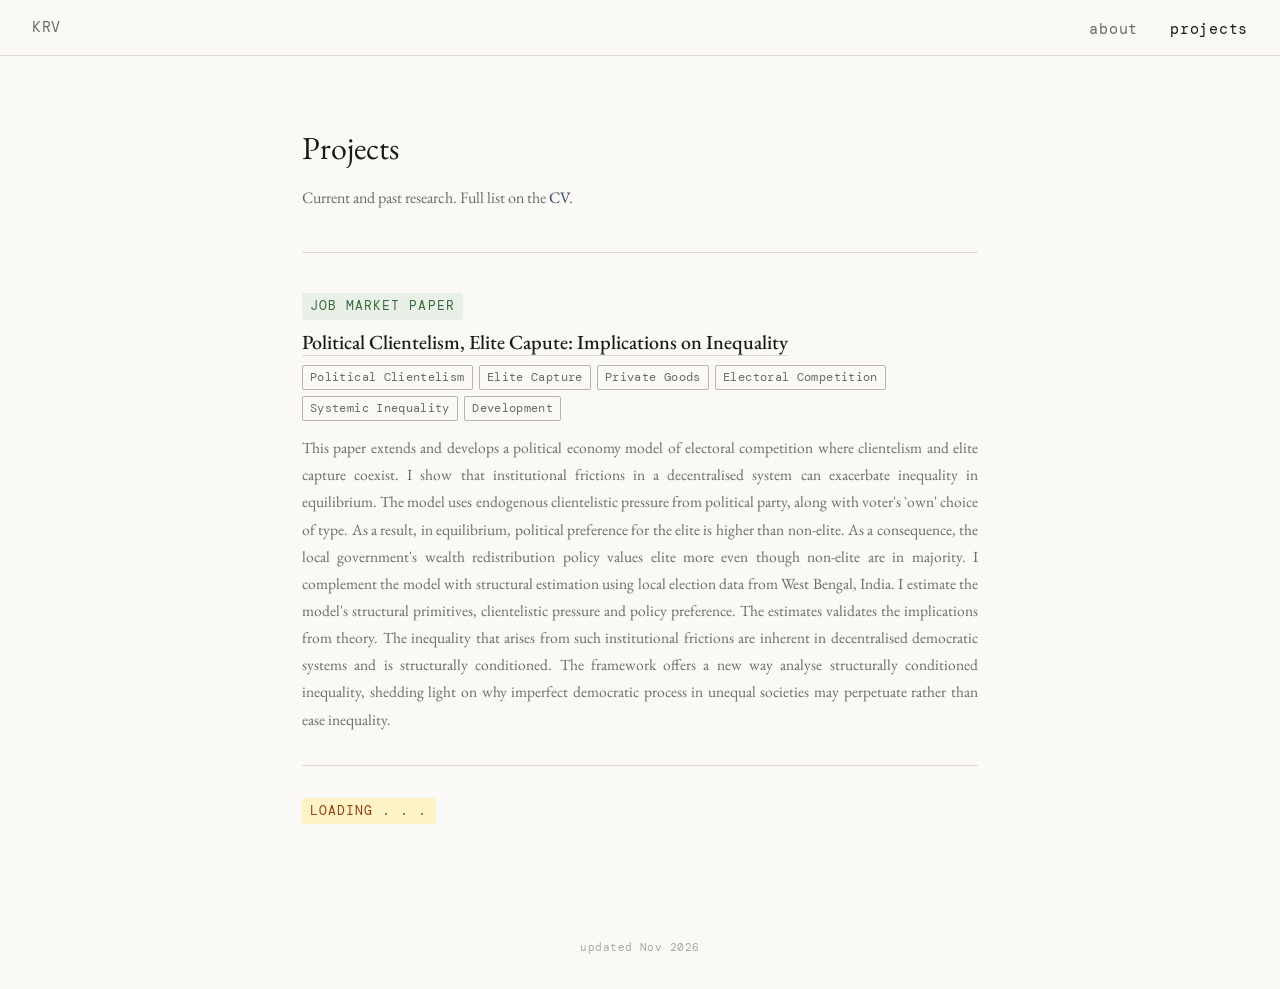
<file: projects.html>
<!DOCTYPE html>
<html lang="en">
<head>
  <meta charset="UTF-8" />
  <meta name="viewport" content="width=device-width, initial-scale=1.0"/>
  <title>Projects — Kabir R. Vaidya</title>
  <link rel="stylesheet" href="style.css" />
</head>
<body>

<nav>
  <a href="index.html" class="nav-name">KRV</a>
  <ul class="nav-links">
    <li><a href="index.html">about</a></li>
    <!-- <li><a href="cv.html">cv</a></li> -->
    <li><a href="projects.html" class="active">projects</a></li>
  </ul>
</nav>

<main class="container">

  <div class="page-header">
      <div>
        <h1>Projects</h1>
        <p>Current and past research. Full list on the <a href="cv.pdf">CV</a>.</p>
      </div>
 </div>

  <div class="project-list">

      <!-- ======== JOB MARKET PAPER ======== -->
      <div class="project">
        <div class="project-meta">
          <span class="project-status status-active">job market paper</span>
      </div>
        <h2><a href="Job_Market_Paper.pdf" target="_blank" rel="noopener" style="color: inherit; text-decoration: none; border-bottom: 1px solid var(--rule);">Political Clientelism, Elite Capute: Implications on Inequality</a></h2>
        <div class="project-tags">
            <span class="tag">Political Clientelism</span>
            <span class="tag">Elite Capture</span>
            <span class="tag">Private Goods</span>
            <span class="tag">Electoral Competition</span>
            <span class="tag">Systemic Inequality</span>
            <span class="tag">Development</span>
          
        </div>
          <p style="margin-top: 0.8rem; text-align: justify; ">
            This paper extends and develops a political economy model of electoral competition where clientelism and elite capture coexist. 
            I show that institutional frictions in a decentralised system can exacerbate inequality in equilibrium.  
            The model uses endogenous clientelistic pressure from political party, along with voter's `own' choice of type. 
            As a result, in equilibrium, political preference for the elite is higher than non-elite. 
            As a consequence, the local government's wealth redistribution policy values elite more even though non-elite are in majority.  
            I complement the model with structural estimation using local election data from West Bengal, India. I estimate the model's structural primitives, clientelistic pressure and policy preference. 
            The estimates validates the implications from theory. The inequality that arises from such institutional frictions are inherent in decentralised  democratic systems and is structurally conditioned.
            The framework offers a new way analyse structurally conditioned inequality, shedding light on why imperfect democratic process in unequal societies may perpetuate rather than ease inequality.
        </p>
    </div>
   <!-- ======== PROJECT  LOADING ======== -->
    <div class="project">
       <div class="project-meta">
          <span class="project-status status-ongoing">Loading . . . </span>
       </div>
    </div>  
    <!-- ======== PROJECT 2 — ACTIVE ======== -->
    <!-- <div class="project"> -->
      <!-- <div class="project-meta"> -->
        <!-- <span class="project-status status-active">active</span> -->
        <!-- <span class="project-year">2024 – present</span> -->
      <!-- </div> -->
      <!-- <h2>A Second Ongoing Collaboration</h2> -->
      <!-- <div class="project-tags"> -->
        <!-- <span class="tag">topic C</span> -->
        <!-- <span class="tag">collaborative</span> -->
      <!-- </div> -->
      <!-- <p> -->
        <!-- Brief description of a second project. Who are your collaborators? -->
        <!-- What stage is this work at? What are the expected outcomes? -->
      <!-- </p> -->
      <!-- <div class="project-links"> -->
        <!-- <a href="#" class="project-link"> -->
          <!-- <svg viewBox="0 0 24 24" aria-hidden="true"> -->
            <!-- <circle cx="12" cy="12" r="10"/> -->
            <!-- <line x1="2" y1="12" x2="22" y2="12"/> -->
            <!-- <path d="M12 2a15.3 15.3 0 0 1 4 10 15.3 15.3 0 0 1-4 10 15.3 15.3 0 0 1-4-10 15.3 15.3 0 0 1 4-10z"/> -->
          <!-- </svg> -->
          <!-- project page -->
        <!-- </a> -->
      <!-- </div> -->
    <!-- </div> -->
<!--  -->
  <!-- ======== PROJECT 3 — COMPLETE ======== -->
    <!-- <div class="project"> -->
      <!-- <div class="project-meta"> -->
        <!-- <span class="project-status status-complete">complete</span> -->
        <!-- <span class="project-year">2022 – 2024</span> -->
      <!-- </div> -->
      <!-- <h2>MSc or Undergraduate Project Title</h2> -->
      <!-- <div class="project-tags"> -->
        <!-- <span class="tag">topic D</span> -->
        <!-- <span class="tag">published</span> -->
      <!-- </div> -->
      <!-- <p> -->
        <!-- Describe a completed project — your MSc thesis, a published paper, or a finished -->
        <!-- side project. What did you find? Where was it published or presented? -->
      <!-- </p> -->
      <!-- <div class="project-links"> -->
        <!-- <a href="#" class="project-link"> -->
          <!-- <svg viewBox="0 0 24 24" aria-hidden="true"> -->
            <!-- <path d="M14 2H6a2 2 0 0 0-2 2v16a2 2 0 0 0 2 2h12a2 2 0 0 0 2-2V8z"/> -->
            <!-- <polyline points="14 2 14 8 20 8"/> -->
          <!-- </svg> -->
          <!-- paper -->
        <!-- </a> -->
        <!-- <a href="https://github.com/yourusername/old-project" class="project-link" target="_blank" rel="noopener"> -->
          <!-- <svg viewBox="0 0 24 24" aria-hidden="true"> -->
            <!-- <path d="M9 19c-5 1.5-5-2.5-7-3m14 6v-3.87a3.37 3.37 0 0 0-.94-2.61c3.14-.35 6.44-1.54 6.44-7A5.44 5.44 0 0 0 20 4.77 5.07 5.07 0 0 0 19.91 1S18.73.65 16 2.48a13.38 13.38 0 0 0-7 0C6.27.65 5.09 1 5.09 1A5.07 5.07 0 0 0 5 4.77a5.44 5.44 0 0 0-1.5 3.78c0 5.42 3.3 6.61 6.44 7A3.37 3.37 0 0 0 9 18.13V22"/> -->
          <!-- </svg> -->
          <!-- code -->
        <!-- </a> -->
      <!-- </div> -->
    <!-- </div> -->
<!--  -->
  </div>  <!-- closes project-list -->
</main>

<footer>
  updated Nov 2026
</footer>

</body>
</html>
</file>
<file: style.css>
/* ============================================
   ACADEMIC PERSONAL WEBSITE — style.css
   ============================================ */

@import url('https://fonts.googleapis.com/css2?family=EB+Garamond:ital,wght@0,400;0,500;1,400&family=DM+Mono:wght@400;500&display=swap');

/* ---- RESET & BASE ---- */
*, *::before, *::after {
  box-sizing: border-box;
  margin: 0;
  padding: 0;
}

:root {
  --ink:         #1a1a18;
  --ink-muted:   #6b6b66;
  --ink-faint:   #a8a8a2;
  --paper:       #faf9f6;
  --paper-warm:  #f2f0ea;
  --accent:      #3b4a6b;
  --accent-hover:#2a3756;
  --rule:        #dddbd4;
  --serif:       'EB Garamond', Georgia, serif;
  --mono:        'DM Mono', monospace;
}

html {
  scroll-behavior: smooth;
}

body {
  font-family: var(--serif);
  background: var(--paper);
  color: var(--ink);
  font-size: 20px;
  line-height: 1.75;
}

a {
  color: var(--accent);
  text-decoration: none;
  transition: color 0.15s;
}

a:hover {
  color: var(--accent-hover);
}

/* ---- NAVIGATION ---- */
nav {
  position: sticky;
  top: 0;
  z-index: 100;
  background: var(--paper);
  border-bottom: 1px solid var(--rule);
  padding: 0 2rem;
  display: flex;
  align-items: center;
  justify-content: space-between;
  height: 56px;
}

.nav-name {
  font-family: var(--mono);
  font-size: 15px;
  color: var(--ink-muted);
  letter-spacing: 0.04em;
  text-decoration: none;
}

.nav-links {
  display: flex;
  gap: 2rem;
  list-style: none;
}

.nav-links a {
  font-family: var(--mono);
  font-size: 15px;
  color: var(--ink-muted);
  letter-spacing: 0.05em;
  text-transform: lowercase;
}

.nav-links a:hover,
.nav-links a.active {
  color: var(--ink);
}

/* ---- LAYOUT ---- */
.container {
  max-width: 740px;
  margin: 0 auto;
  padding: 0 2rem;
}

/* ---- FOOTER ---- */
footer {
  text-align: center;
  padding: 2rem;
  font-family: var(--mono);
  font-size: 11px;
  color: var(--ink-faint);
  letter-spacing: 0.04em;
}

/* ============================================
   INDEX PAGE
   ============================================ */

.hero {
  padding: 5rem 0 4rem;
  border-bottom: 1px solid var(--rule);
}

.hero-inner {
  display: flex;
  align-items: flex-start;
  gap: 3rem;
}

/* ---- PHOTO ---- */
.photo-wrap {
  flex-shrink: 0;
}

.photo {
  width: 210px;
  height: 210px;
  border-radius: 200%;
  object-fit: cover;
  object-position: center;
  display: block;
  border: 1px solid var(--rule);
}

/* ---- HERO TEXT ---- */
.hero-text h1 {
  font-size: 2.4rem;
  font-weight: 400;
  line-height: 1.15;
  margin-bottom: 0.35rem;
  letter-spacing: -0.01em;
}

.hero-text .position {
  font-family: var(--mono);
  font-size: 15px;
  color: var(--ink-muted);
  letter-spacing: 0.04em;
  margin-bottom: 1.2rem;
}

.hero-text p {
  color: var(--ink-muted);
  font-size: 1rem;
  max-width: 500px;
  text-align: justify;
}

/* ---- CONTACT LINKS ---- */
.contact-links {
  display: flex;
  flex-wrap: wrap;
  gap: 1.4rem;
  margin-top: 1.6rem;
}

.contact-link {
  display: inline-flex;
  align-items: center;
  gap: 0.45rem;
  font-family: var(--mono);
  font-size: 15px;
  color: var(--accent);
  letter-spacing: 0.02em;
}

.contact-link:hover {
  color: var(--accent-hover);
}

.contact-link svg {
  width: 16px;
  height: 16px;
  flex-shrink: 0;
  stroke: currentColor;
  fill: none;
  stroke-width: 1.8;
  stroke-linecap: round;
  stroke-linejoin: round;
}

/* ---- HOME SECTIONS ---- */
.home-section {
  padding: 3.5rem 0;
  border-bottom: 1px solid var(--rule);
}

.home-section:last-of-type {
  border-bottom: none;
}

.section-label {
  font-family: var(--mono);
  font-size: 15px;
  letter-spacing: 0.1em;
  text-transform: uppercase;
  color: var(--ink-faint);
  margin-bottom: 1.5rem;
}

/* ---- NEWS ---- */
.news-list {
  list-style: none;
}

.news-item {
  display: grid;
  grid-template-columns: 80px 1fr;
  gap: 0 1.5rem;
  padding: 0.6rem 0;
  border-top: 1px solid var(--rule);
  font-size: 0.95rem;
}

.news-date {
  font-family: var(--mono);
  font-size: 12px;
  color: var(--ink-faint);
  padding-top: 0.1rem;
  letter-spacing: 0.03em;
}

/* ============================================
   CV PAGE
   ============================================ */

.page-header {
  padding: 4rem 0 2.5rem;
  border-bottom: 1px solid var(--rule);
  display: flex;
  justify-content: space-between;
  align-items: flex-end;
}

.page-header h1 {
  font-size: 2rem;
  font-weight: 400;
}

.page-header p {
  color: var(--ink-muted);
  font-size: 1rem;
  margin-top: 0.5rem;
  max-width: 500px;
}

.download-link {
  display: inline-flex;
  align-items: center;
  gap: 0.4rem;
  font-family: var(--mono);
  font-size: 12px;
  color: var(--accent);
  letter-spacing: 0.03em;
}

.download-link:hover {
  color: var(--accent-hover);
}

.download-link svg {
  width: 14px;
  height: 14px;
  stroke: currentColor;
  fill: none;
  stroke-width: 1.8;
  stroke-linecap: round;
  stroke-linejoin: round;
}

/* ---- CV GRID ---- */
.cv-section {
  padding: 2.5rem 0;
  border-bottom: 1px solid var(--rule);
  display: grid;
  grid-template-columns: 140px 1fr;
  gap: 0 2rem;
}

.cv-section:last-of-type {
  border-bottom: none;
}

.cv-section-label {
  font-family: var(--mono);
  font-size: 11px;
  letter-spacing: 0.1em;
  text-transform: uppercase;
  color: var(--ink-faint);
  padding-top: 0.15rem;
}

/* ---- CV ENTRIES ---- */
.cv-entry {
  margin-bottom: 1.6rem;
}

.cv-entry:last-child {
  margin-bottom: 0;
}

.cv-entry-header {
  display: flex;
  justify-content: space-between;
  align-items: baseline;
  gap: 1rem;
}

.cv-entry-title {
  font-size: 1rem;
  font-weight: 500;
}

.cv-entry-date {
  font-family: var(--mono);
  font-size: 12px;
  color: var(--ink-faint);
  white-space: nowrap;
  letter-spacing: 0.03em;
}

.cv-entry-sub {
  color: var(--ink-muted);
  font-size: 0.95rem;
  font-style: italic;
}

.cv-entry-detail {
  color: var(--ink-muted);
  font-size: 0.9rem;
  margin-top: 0.2rem;
}

/* ---- PUBLICATIONS (CV) ---- */
.pub-entry {
  margin-bottom: 1.4rem;
  padding-left: 1rem;
  border-left: 2px solid var(--rule);
}

.pub-entry:last-child {
  margin-bottom: 0;
}

.pub-title {
  font-size: 1rem;
}

.pub-authors {
  font-size: 0.9rem;
  color: var(--ink-muted);
  font-style: italic;
}

.pub-venue {
  font-family: var(--mono);
  font-size: 12px;
  color: var(--ink-faint);
  letter-spacing: 0.02em;
}

.pub-link {
  font-family: var(--mono);
  font-size: 12px;
  color: var(--accent);
}

.pub-link:hover {
  text-decoration: underline;
}

/* ---- SKILLS (CV) ---- */
.skill-group {
  margin-bottom: 0.8rem;
  font-size: 0.95rem;
}

.skill-group:last-child {
  margin-bottom: 0;
}

.skill-group-name {
  font-family: var(--mono);
  font-size: 12px;
  color: var(--ink-faint);
  display: inline-block;
  width: 90px;
}

/* ============================================
   PROJECTS PAGE
   ============================================ */

.project-list {
  padding: 2.5rem 0;
}

.project {
  padding: 2rem 0;
  border-bottom: 1px solid var(--rule);
}

.project:first-child {
  padding-top: 0;
}

.project:last-child {
  border-bottom: none;
}

.project-meta {
  display: flex;
  align-items: center;
  gap: 0.8rem;
  margin-bottom: 0.6rem;
}

.project-status {
  font-family: var(--mono);
  font-size: 13px;
  letter-spacing: 0.08em;
  text-transform: uppercase;
  padding: 2px 8px;
  border-radius: 2px;
}

.status-active {
  background: #e8f0e8;
  color: #3a6b3a;
}

.status-ongoing {
  background: #fef3c7;
  color: #92400e;
}

.status-complete {
  background: var(--paper-warm);
  color: var(--ink-faint);
}

.project-year {
  font-family: var(--mono);
  font-size: 11px;
  color: var(--ink-faint);
  letter-spacing: 0.03em;
}

.project h2 {
  font-size: 1.25rem;
  font-weight: 500;
  line-height: 1.3;
  margin-bottom: 0.6rem;
}

.project-tags {
  display: flex;
  flex-wrap: wrap;
  gap: 0.4rem;
  margin-bottom: 0.8rem;
}

.tag {
  font-family: var(--mono);
  font-size: 12px;
  color: var(--ink-muted);
  border: 1px solid #b8b5ad;
  padding: 1px 7px;
  border-radius: 2px;
  letter-spacing: 0.03em;
}

.project p {
  color: var(--ink-muted);
  font-size: 0.97rem;
}

.project-links {
  display: flex;
  gap: 1.2rem;
  margin-top: 0.9rem;
}

.project-link {
  display: inline-flex;
  align-items: center;
  gap: 0.35rem;
  font-family: var(--mono);
  font-size: 15px;
  color: var(--accent);
  letter-spacing: 0.02em;
}

.project-link:hover {
  color: var(--accent-hover);
}

.project-link svg {
  width: 13px;
  height: 13px;
  stroke: currentColor;
  fill: none;
  stroke-width: 1.8;
  stroke-linecap: round;
  stroke-linejoin: round;
}

/* ============================================
   RESPONSIVE
   ============================================ */

@media (max-width: 600px) {
  .nav-name        { display: none; }
  .hero            { padding: 3rem 0 2.5rem; }
  .hero-inner      { flex-direction: column; gap: 1.5rem; }
  .hero-text h1    { font-size: 1.9rem; }
  .page-header     { flex-direction: column; gap: 1rem; align-items: flex-start; }
  .cv-section      { grid-template-columns: 1fr; }
  .cv-section-label{ margin-bottom: 0.8rem; }
}
</file>
